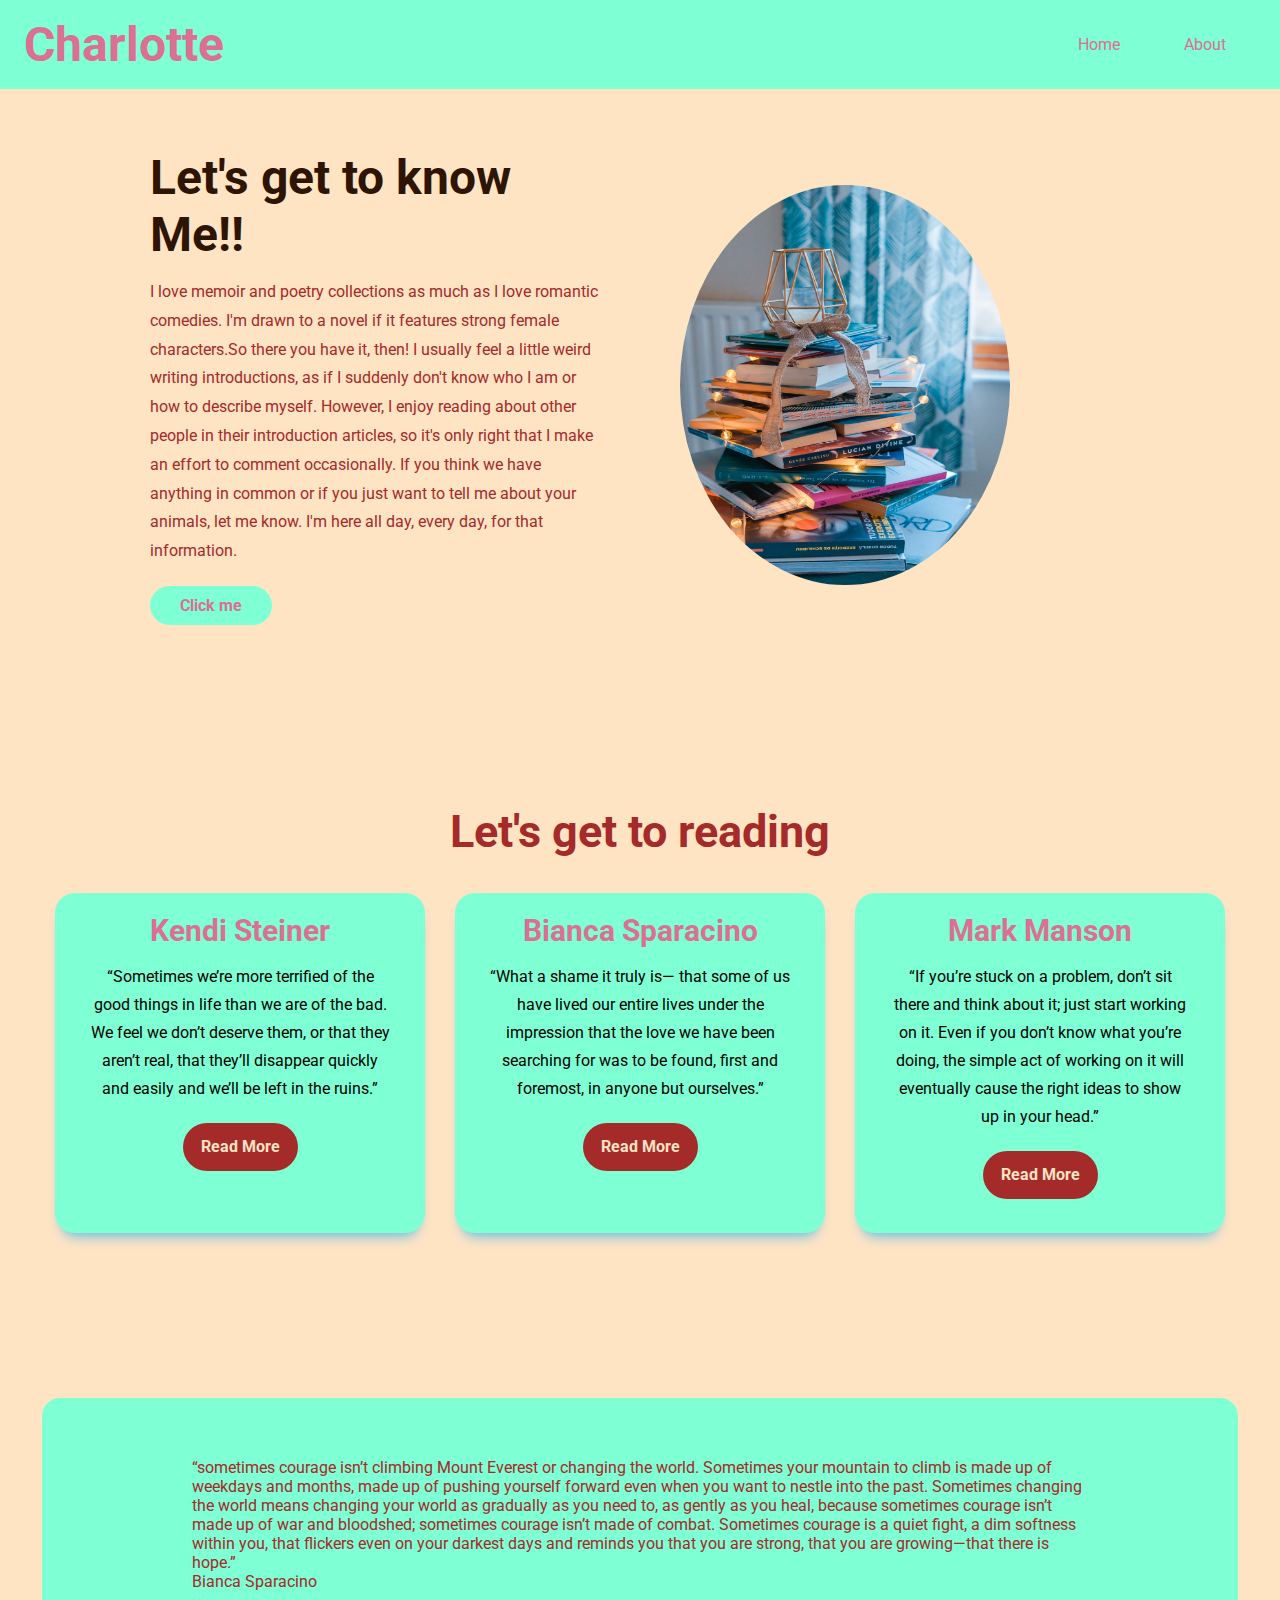
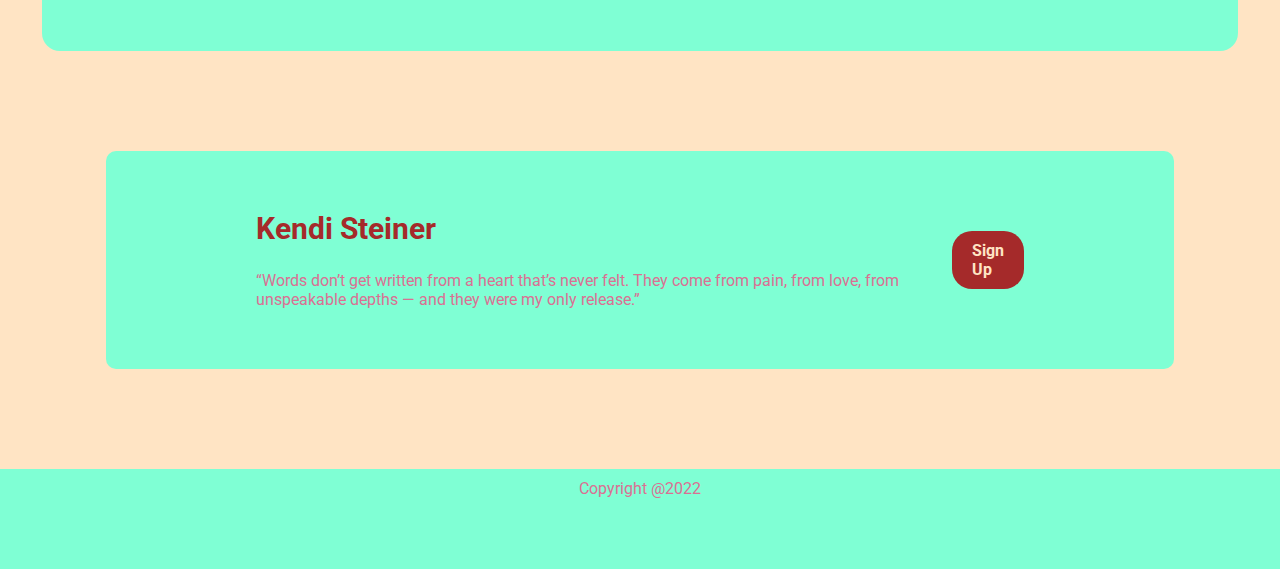
<file: index.html>
<!DOCTYPE html>
<html lang="en">
<head>
    <meta charset="UTF-8">
    <meta http-equiv="X-UA-Compatible" content="IE=edge">
    <meta name="viewport" content="width=device-width, initial-scale=1.0">
    <link rel="stylesheet" href="styles.css">
    <title>Links and Images</title>
</head>
<body>
    <header class="navbar">
        <a href="#" class="logo">Charlotte</a>
        <div class="list">
            <ul>
                <li>
                    <a href="./index.html">Home</a>
                </li>
                <li>
                    <a href="./pages/about.html" target="blank">About</a>
                </li>
            </ul>
        </div>
    </header>
    <section class="container">
        <div class="home">
            <h1>Let's get to know Me!!</h1>
            <p>I love memoir and poetry collections as much as I love romantic comedies. I'm drawn to a novel if it features strong female characters.So there you have it, then! I usually feel a little weird writing introductions, as if I suddenly don't know who I am or how to describe myself. However, I enjoy reading about other people in their introduction articles, so it's only right that I make an effort to comment occasionally.
            If you think we have anything in common or if you just want to tell me about your animals, let me know. I'm here all day, every day, for that information.</p>
            <a href="./pages/about.html" target="_blank" class="btn">Click me</a>
        </div>
        <div class="pic">
            <img src="./images/book3.jpg" alt="Books">
        </div>
    </section>
    <section class="books">
        <div class="title">
            <h2>Let's get to reading</h2>
        </div>
        <div class="box">
            <article class="card">
                <h4>Kendi Steiner</h4>
                <figure class="words">
                    <figcaption>
                        “Sometimes we’re more terrified of the good things in life than we are of the bad. We feel we don’t deserve them, or that they aren’t real, that they’ll disappear quickly and easily and we’ll be left in the ruins.”
                    </figcaption>
                    <figcaption>
                        <a href="https://www.goodreads.com/work/quotes/52229102-a-love-letter-to-whiskey" target="_blank">Read More</a>
                    </figcaption>
                </figure>
            </article>
            <article class="card">
                <h4>Bianca Sparacino</h4>
                <figure class="words">
                    <figcaption>
                        “What a shame it truly is— that some of us have lived our entire lives under the impression that the love we have been searching for was to be found, first and foremost, in anyone but ourselves.”
                    </figcaption>
                    <figcaption>
                        <a href="https://www.goodreads.com/work/quotes/64116579-the-strength-in-our-scars" target="_blank">Read More</a>
                    </figcaption>
                </figure>
            </article>
            <article class="card">
                <h4>Mark Manson</h4>
                <figure class="words">
                    <figcaption>
                        “If you’re stuck on a problem, don’t sit there and think about it; just start working on it. Even if you don’t know what you’re doing, the simple act of working on it will eventually cause the right ideas to show up in your head.”
                    </figcaption>
                    <figcaption>
                        <a href="https://www.goodreads.com/work/quotes/48297245-the-subtle-art-of-not-giving-a-f-ck-a-counterintuitive-approach-to-livi" target="_blank">Read More</a>
                    </figcaption>
                </figure>
            </article>
        </div>
    </section>
    <section class="quote">
        <blockquote class="says">
            <p>
                “sometimes courage isn’t climbing Mount Everest or changing the world. Sometimes your mountain to climb is made up of weekdays and months, made up of pushing yourself forward even when you want to nestle into the past. Sometimes changing the world means changing your world as gradually as you need to, as gently as you heal, because sometimes courage isn’t made up of war and bloodshed; sometimes courage isn’t made of combat. Sometimes courage is a quiet fight, a dim softness within you, that flickers even on your darkest days and reminds you that you are strong, that you are growing—that there is hope.”
            </p>
            <aside>Bianca Sparacino</aside>
        </blockquote>
    </section>
    <section class="more">
        <figure class="sign">
            <h4>Kendi Steiner</h4>
            <figcaption>
                “Words don’t get written from a heart that’s never felt. They come from pain, from love, from unspeakable depths — and they were my only release.”
            </figcaption>
        </figure>
        <div class="btn">
            <a href="https://www.amazon.com/Love-Letter-Whiskey-Kandi-Steiner/dp/1539082423" target="_blank">Sign Up</a>
        </div>
    </section>
    <footer class="bottom">
        <div class="last">
            <a href="#">Copyright @2022</a>
        </div>
    </footer>
</body>
</html>
</file>
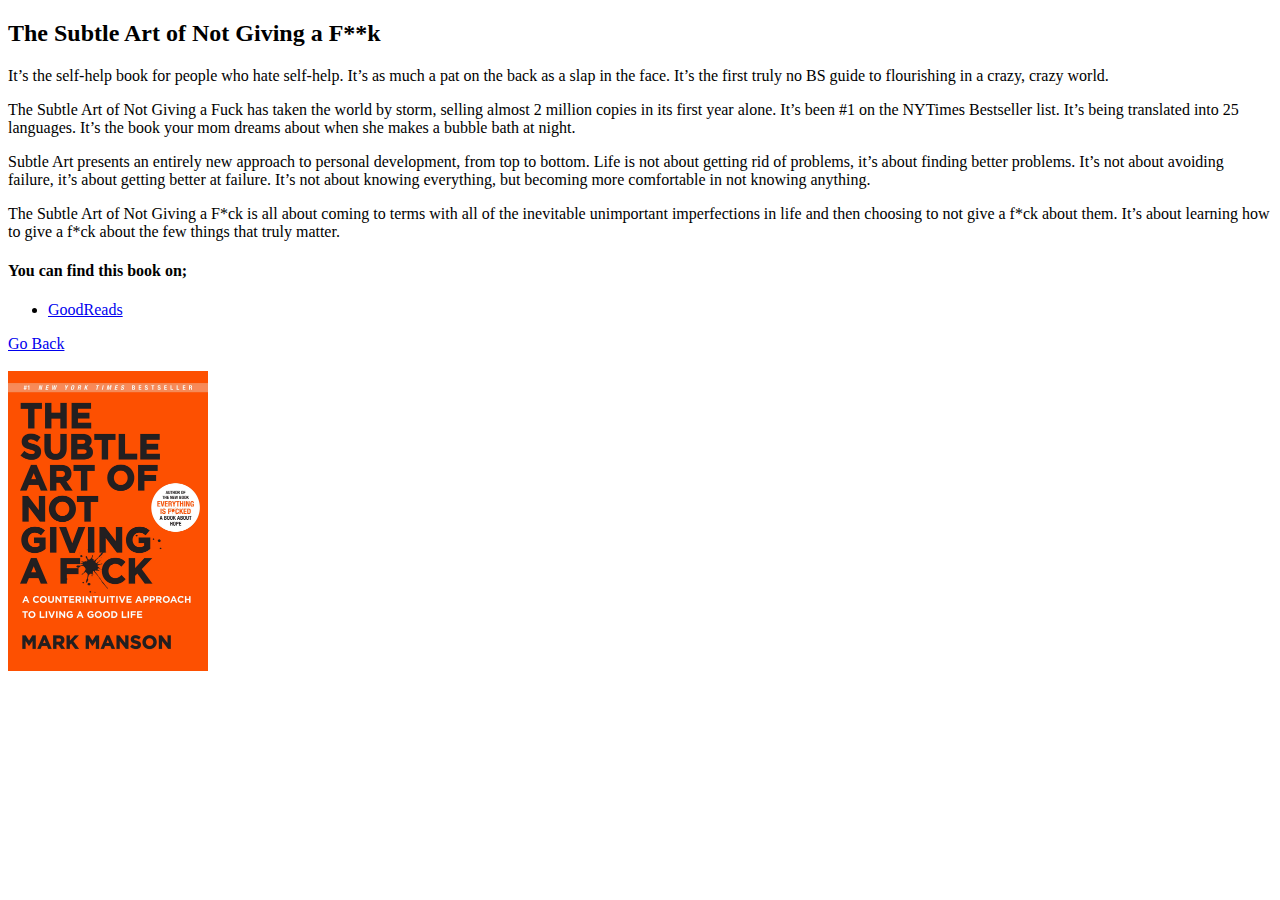
<file: pages/art.html>
<!DOCTYPE html>
<html lang="en">
<head>
    <meta charset="UTF-8">
    <meta http-equiv="X-UA-Compatible" content="IE=edge">
    <meta name="viewport" content="width=device-width, initial-scale=1.0">
    <title>Document</title>
</head>
<body>
    <h2> The Subtle Art of Not Giving a F**k</h2>
    <p>
        It’s the self-help book for people who hate self-help. It’s as much a pat on the back as a slap in the face. It’s the first truly no BS guide to flourishing in a crazy, crazy world.
    </p>

    <p>
        The Subtle Art of Not Giving a Fuck has taken the world by storm, selling almost 2 million copies in its first year alone. It’s been #1 on the NYTimes Bestseller list. It’s being translated into 25 languages. It’s the book your mom dreams about when she makes a bubble bath at night.
    </p>
    
    <p>
        Subtle Art presents an entirely new approach to personal development, from top to bottom. Life is not about getting rid of problems, it’s about finding better problems. It’s not about avoiding failure, it’s about getting better at failure. It’s not about knowing everything, but becoming more comfortable in not knowing anything.
    </p>

    <p>
        The Subtle Art of Not Giving a F*ck is all about coming to terms with all of the inevitable unimportant imperfections in life and then choosing to not give a f*ck about them. It’s about learning how to give a f*ck about the few things that truly matter.
    </p>
    <h4> You can find this book on; </h4>
    <ul>
        <li> 
        <a href="https://www.goodreads.com/book/show/28257707-the-subtle-art-of-not-giving-a-f-ck" target="_blank"> GoodReads </a></li>
    </ul>
    <a href="./about.html">Go Back</a> <br> <br>
    <img src="./photos/subtle.jpg" alt="cover" height="300" width="200">
</body>
</html>
</file>
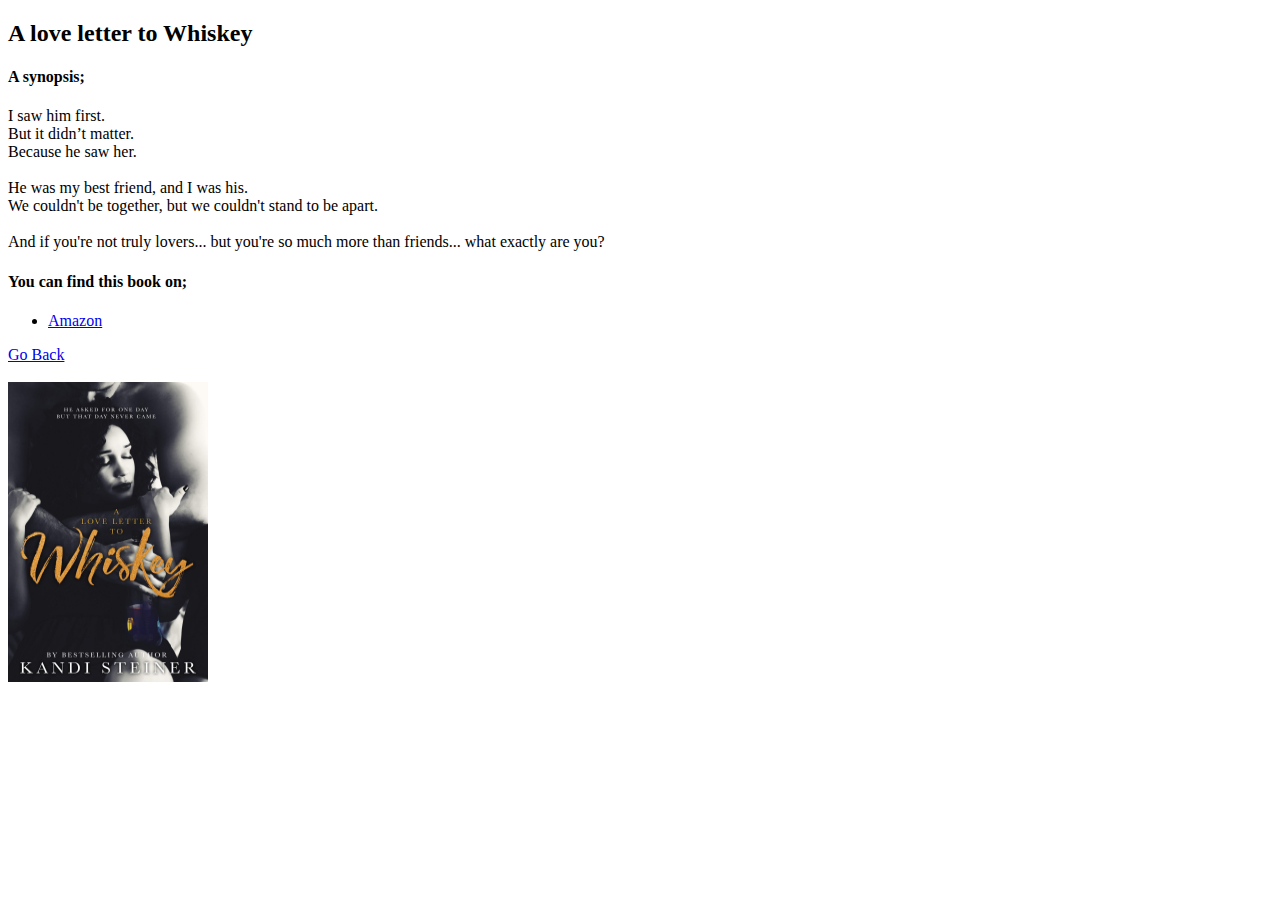
<file: pages/kendi.html>
<!DOCTYPE html>
<html lang="en">
<head>
    <meta charset="UTF-8">
    <meta http-equiv="X-UA-Compatible" content="IE=edge">
    <meta name="viewport" content="width=device-width, initial-scale=1.0">
    <title>Document</title>
</head>
<body>
    <h2>A love letter to Whiskey</h2>
    <h4>A synopsis; </h4>
    <p>I saw him first. <br>
        But it didn’t matter. <br>
        Because he saw her. <br> <br>
        
        He was my best friend, and I was his. <br>
        We couldn't be together, but we couldn't stand to be apart. <br> <br>
        
        And if you're not truly lovers... but you're so much more than friends... what exactly are you?
    </p> 
    <h4> You can find this book on; </h4>
        <ul>
            <li> 
                <a href="https://www.amazon.com/Love-Letter-Whiskey-Kandi-Steiner/dp/1539082423" target="_blank"> Amazon </a>
            </li>
        </ul>
    <a href="./about.html">Go Back</a> <br> <br>
    <img src="./photos/Whiskey.jpg" alt="cover" height="300" width="200">
</body>
</html>
</file>
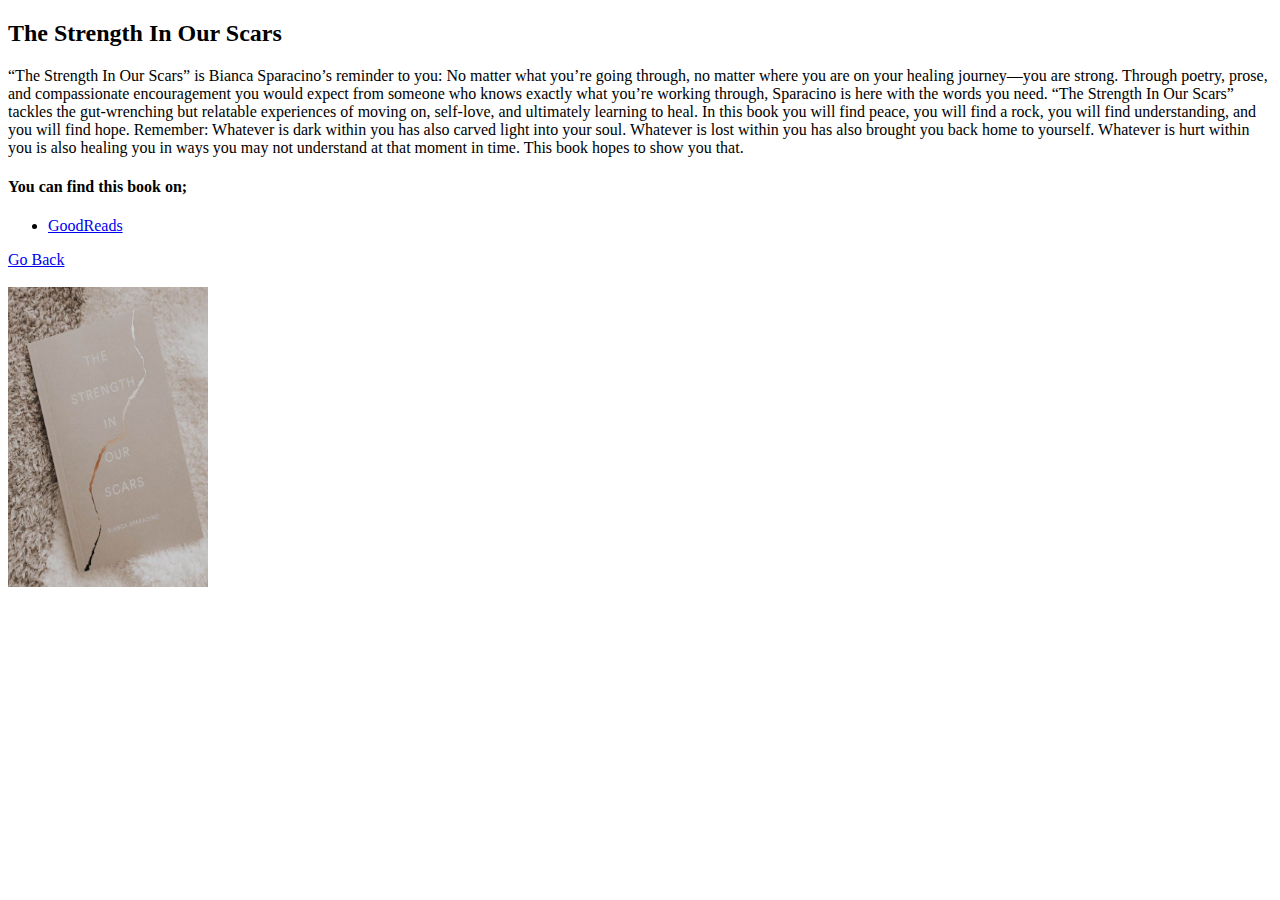
<file: pages/scars.html>
<!DOCTYPE html>
<html lang="en">
<head>
    <meta charset="UTF-8">
    <meta http-equiv="X-UA-Compatible" content="IE=edge">
    <meta name="viewport" content="width=device-width, initial-scale=1.0">
    <title>Document</title>
</head>
<body>
    <h2>The Strength In Our Scars</h2>
    <p>
        “The Strength In Our Scars” is Bianca Sparacino’s reminder to you: No matter what you’re going through, no matter where you are on your healing journey—you are strong. Through poetry, prose, and compassionate encouragement you would expect from someone who knows exactly what you’re working through, Sparacino is here with the words you need. “The Strength In Our Scars” tackles the gut-wrenching but relatable experiences of moving on, self-love, and ultimately learning to heal. In this book you will find peace, you will find a rock, you will find understanding, and you will find hope. Remember: Whatever is dark within you has also carved light into your soul. Whatever is lost within you has also brought you back home to yourself. Whatever is hurt within you is also healing you in ways you may not understand at that moment in time. This book hopes to show you that.
    </p>
    <h4> You can find this book on; </h4>
    <ul>
        <li> 
            <a href="https://www.goodreads.com/book/show/41057388-the-strength-in-our-scars" target="_blank"> GoodReads </a>
        </li>
    </ul>
    <a href="./about.html">Go Back</a> <br> <br>
    <img src="./photos/scars.jpeg" alt="cover" height="300" width="200">
</body>
</html>
</file>
<file: styles.css>
@import url('https://fonts.googleapis.com/css2?family=Roboto:wght@400;500;700;900&display=swap');

*{
    margin: 0;
    padding: 0;
    font-family: 'Roboto', sans-serif;
}
body{
    background-color: bisque;
}
a{
    text-decoration: none;
    color: palevioletred;
}
.navbar{
    display: flex;
    align-items: center;
    justify-content: space-between;
    padding: 1rem 1.5rem;
    background-color: aquamarine;
    position: static;
    box-sizing: border-box;
}
.logo{
    font-size: 3em;
    font-weight: bold;
}
ul li{
    display: inline-block;
    flex-direction: row;
    margin: 0 30px;
    list-style: none;
}
section{
    padding: 60px 150px;
}
.container{
    display: grid;
    align-items: center;
    grid-gap: 5rem;
    grid-template-columns: repeat(2, 1fr);
}
.pic img{
    height: 400px;
    width: 330px;
    border-radius: 100%;
}
.home h1{
    font-size: 3rem;
    margin-bottom: 15px;
    font-weight: bold;
    color: #2E1503;
}
.home p{
    color: brown;
    line-height: 1.8;
    margin-bottom: 20px;
}
.home .btn{
    text-decoration: none;
    background: aquamarine;
    font-weight: bold;
    padding: 10px 30px;
    color: palevioletred;
    display: inline-block;
    margin: 3Opx 0;
    border-radius: 30px;
}
.books{
    width: 100%;
    padding: 100px 0px;
}
.title h2{
    color: brown;
    text-align: center;
    font-size: 45px;
    margin: 20px auto;
}
.box{
    display: flex;
    justify-content: center;
    align-items: center;
    min-height: 300px;
}
.card{
    height: 300px;
    width: 300px;
    background: aquamarine;
    border-radius: 20px;
    margin: 15px;
    position: relative;
    padding: 20px 35px;
    text-align: center;
    box-shadow: 0px 10px 13px -7px #5DBDE3, 5px 5px 15px 5px rgba(93,189,227,0);
    /* box-shadow: 5px 5px 15px 5px #5DBDE3; */
}
h4{
    color: palevioletred;
    font-size: 30px;
    margin-bottom: 15px;
}
.words figcaption{
    color: black;
    font-size: 16px;
    line-height: 28px;
    margin-bottom: 20px;
}
.words a{
    text-decoration: none;
    background: brown;
    font-weight: bold;
    padding: 10px 18px;
    color: bisque;
    display: inline-block;
    margin: 3Opx 0;
    border-radius: 30px;
}
.quote{
    background: aquamarine;
    width: 70%;
    margin: 50px auto;
    padding: 60px 150px;
    display: flex;
    align-items: center;
    justify-content: space-between;
    border-radius: 18px;
}
.says p{
    color: brown;
}
aside{
    color: brown;
}
/* .says{
    align-items: center;
    height: 300px;
    background: aquamarine;
    padding: 10px 20px;
    border-radius: 30px;
} */
.more{
    background: aquamarine;
    width: 60%;
    margin: 100px auto;
    padding: 60px 150px;
    display: flex;
    align-items: center;
    justify-content: space-between;
    border-radius: 10px;
}
.sign h4{
    color: brown;
    font-weight: bold;
    font-size: 30px;
    margin-bottom: 25px;
}
.sign figcaption{
    color: palevioletred;
}
.btn a{
    text-decoration: none;
    background: brown;
    font-weight: bold;
    padding: 10px 20px;
    color: bisque;
    display: inline-block;
    margin: 3Opx 0;
    border-radius: 20px;
}
.bottom{
    background-color: bisque;
}
.last{
    text-align: center;
    height: 80px;
    background: aquamarine;
    padding: 10px 20px;
}
</file>
